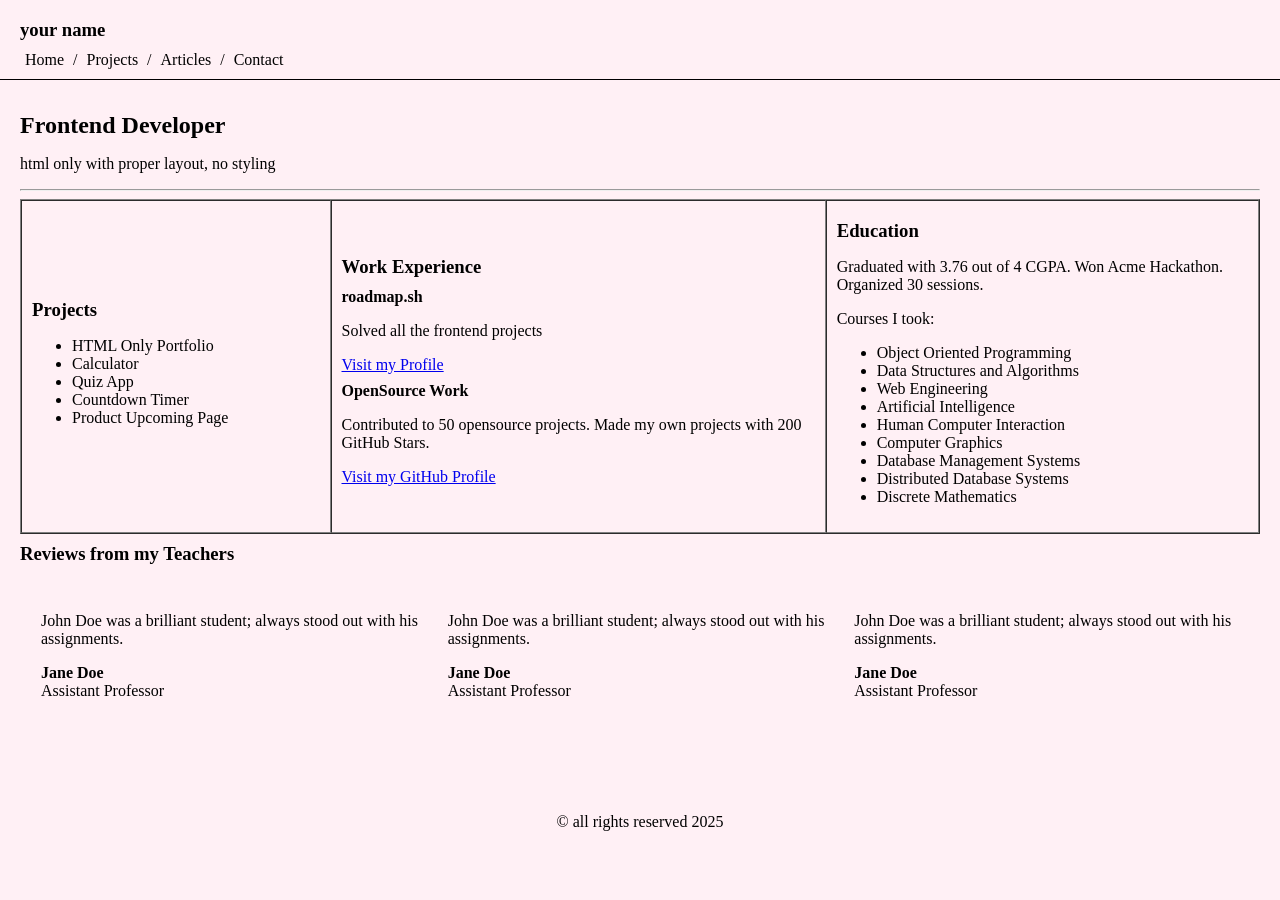
<file: Basic_HTML_Website/index.html>
<!DOCTYPE html>
<html lang="en">
<head>
  <meta charset="UTF-8">
  <meta name="viewport" content="width=device-width, initial-scale=1.0">
  <title>Frontend Developer</title>
  <link rel="stylesheet" href="style.css">
</head>
<body>
  <header>
    <div>
      <h3>your name</h3>
      <nav>
        <a href="#">Home</a> /
        <a href="#">Projects</a> /
        <a href="#">Articles</a> /
        <a href="#">Contact</a>
      </nav>
    </div>
  </header>

  <main>
    <section>
      <h1>Frontend Developer</h1>
      <p>html only with proper layout, no styling</p>
    </section>

    <hr>

    <section>
      <table width="100%" border="1" cellspacing="0" cellpadding="10">
        <tr>
          <td width="25%">
            <h3>Projects</h3>
            <ul>
              <li>HTML Only Portfolio</li>
              <li>Calculator</li>
              <li>Quiz App</li>
              <li>Countdown Timer</li>
              <li>Product Upcoming Page</li>
            </ul>
          </td>
          <td width="40%">
            <h3>Work Experience</h3>
            <h4>roadmap.sh</h4>
            <p>Solved all the frontend projects</p>
            <a href="#">Visit my Profile</a>

            <h4>OpenSource Work</h4>
            <p>Contributed to 50 opensource projects. Made my own projects with 200 GitHub Stars.</p>
            <a href="#">Visit my GitHub Profile</a>
          </td>
          <td width="35%">
            <h3>Education</h3>
            <p>Graduated with 3.76 out of 4 CGPA. Won Acme Hackathon. Organized 30 sessions.</p>
            <p>Courses I took:</p>
            <ul>
              <li>Object Oriented Programming</li>
              <li>Data Structures and Algorithms</li>
              <li>Web Engineering</li>
              <li>Artificial Intelligence</li>
              <li>Human Computer Interaction</li>
              <li>Computer Graphics</li>
              <li>Database Management Systems</li>
              <li>Distributed Database Systems</li>
              <li>Discrete Mathematics</li>
            </ul>
          </td>
        </tr>
      </table>
    </section>

    <section>
      <h3>Reviews from my Teachers</h3>
      <table width="100%" cellspacing="20">
        <tr>
          <td>
            <p>John Doe was a brilliant student; always stood out with his assignments.</p>
            <p><strong>Jane Doe</strong><br>Assistant Professor</p>
          </td>
          <td>
            <p>John Doe was a brilliant student; always stood out with his assignments.</p>
            <p><strong>Jane Doe</strong><br>Assistant Professor</p>
          </td>
          <td>
            <p>John Doe was a brilliant student; always stood out with his assignments.</p>
            <p><strong>Jane Doe</strong><br>Assistant Professor</p>
          </td>
        </tr>
      </table>
    </section>
  </main>

  <footer>
    <p>© all rights reserved 2025</p>
  </footer>
</body>
</html>
</file>
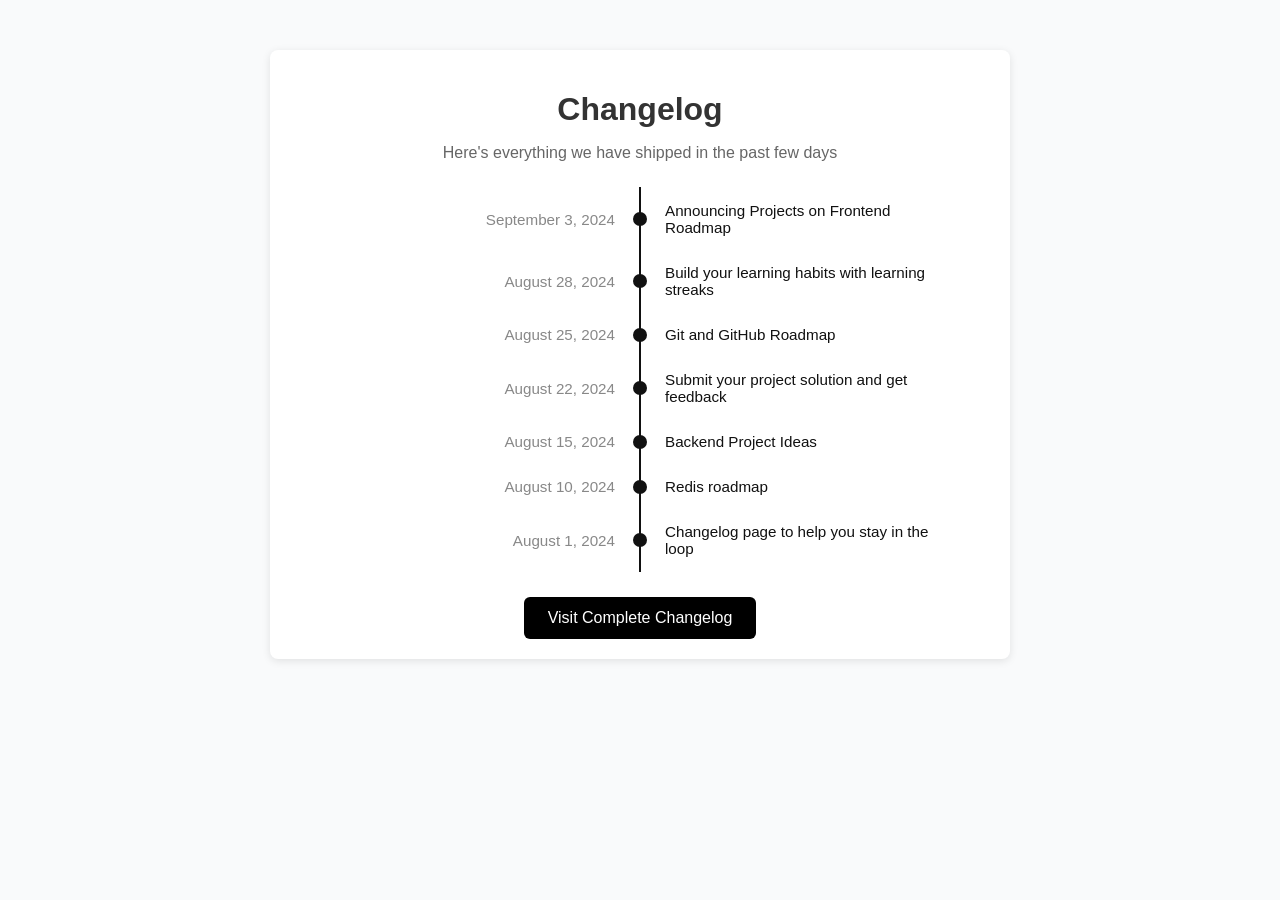
<file: Changelog/index.html>
<!DOCTYPE html>
<html lang="en">
<head>
  <meta charset="UTF-8">
  <meta name="viewport" content="width=device-width, initial-scale=1.0">
  <title>Changelog</title>
  <link rel="stylesheet" href="style.css">
</head>
<body>
  <div class="container">
    <h1>Changelog</h1>
    <p class="subtitle">Here's everything we have shipped in the past few days</p>

    <div class="timeline">
      <div class="timeline-item">
        <div class="date">September 3, 2024</div>
        <div class="dot"></div>
        <div class="content">Announcing Projects on Frontend Roadmap</div>
      </div>

      <div class="timeline-item">
        <div class="date">August 28, 2024</div>
        <div class="dot"></div>
        <div class="content">Build your learning habits with learning streaks</div>
      </div>

      <div class="timeline-item">
        <div class="date">August 25, 2024</div>
        <div class="dot"></div>
        <div class="content">Git and GitHub Roadmap</div>
      </div>

      <div class="timeline-item">
        <div class="date">August 22, 2024</div>
        <div class="dot"></div>
        <div class="content">Submit your project solution and get feedback</div>
      </div>

      <div class="timeline-item">
        <div class="date">August 15, 2024</div>
        <div class="dot"></div>
        <div class="content">Backend Project Ideas</div>
      </div>

      <div class="timeline-item">
        <div class="date">August 10, 2024</div>
        <div class="dot"></div>
        <div class="content">Redis roadmap</div>
      </div>

      <div class="timeline-item">
        <div class="date">August 1, 2024</div>
        <div class="dot"></div>
        <div class="content">Changelog page to help you stay in the loop</div>
      </div>
    </div>

    <button class="cta">Visit Complete Changelog</button>
  </div>
</body>
</html>
</file>
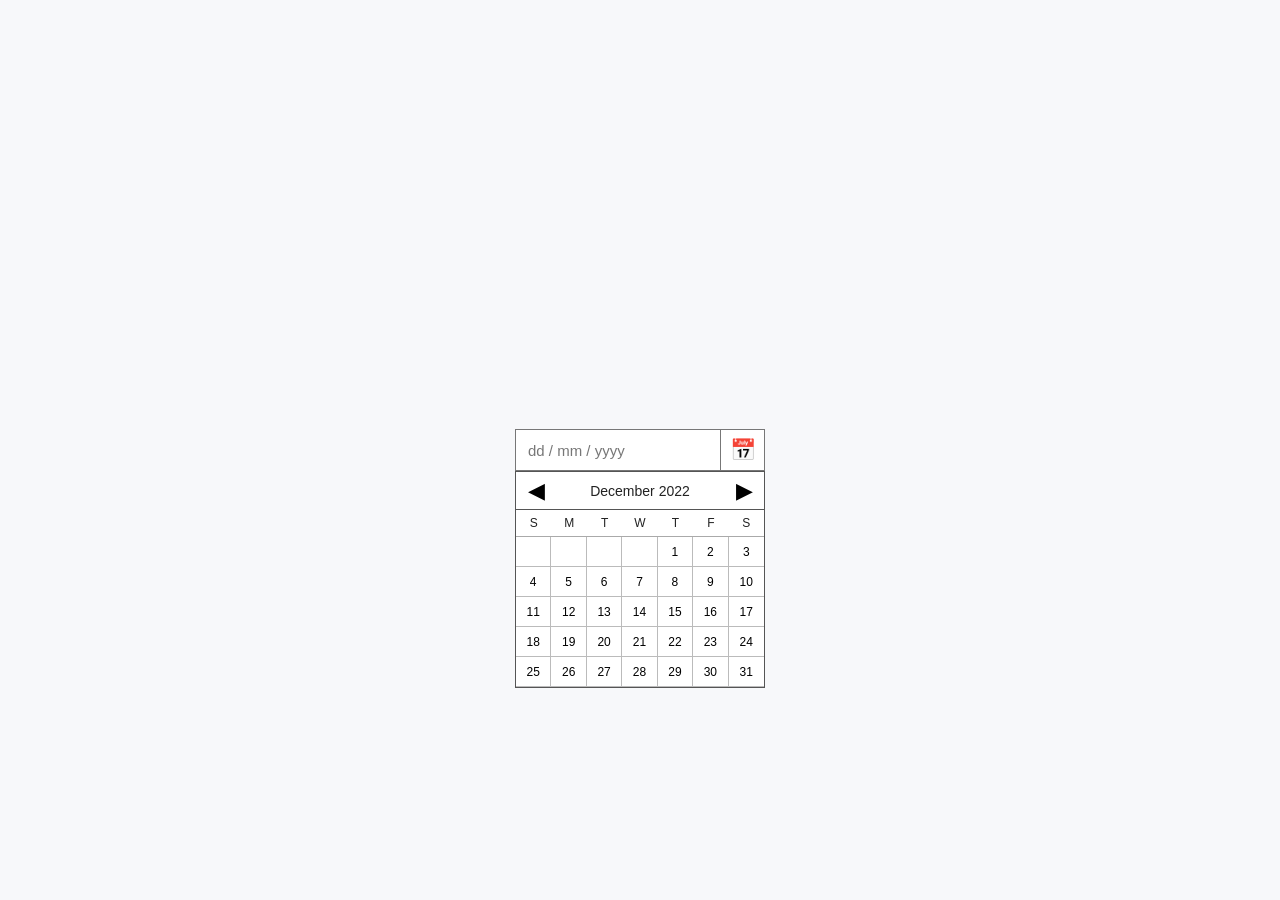
<file: Datepicker_UI/index.html>
<!DOCTYPE html>
<html lang="en">
<head>
    <meta charset="UTF-8">
    <meta name="viewport" content="width=device-width, initial-scale=1.0">
    <title>Datepicker UI</title>
    <link rel="stylesheet" href="style.css">
</head>
<body>
    <div class="date-picker">
    <div class="input-row">
      <input
        id="dateInput"
        class="date-input"
        type="text"
        placeholder="dd / mm / yyyy"
        aria-label="Date"
      />
      <button class="calendar-button" id="calendarButton" aria-label="Open calendar">
        📅
      </button>
    </div>

    <div class="calendar" id="calendar">
      <div class="calendar-header">
        <button class="nav" id="prevMonth" aria-label="Previous month">◀</button>
        <div class="month" id="monthLabel">December 2022</div>
        <button class="nav" id="nextMonth" aria-label="Next month">▶</button>
      </div>

      <div class="weekdays">
        <div>S</div>
        <div>M</div>
        <div>T</div>
        <div>W</div>
        <div>T</div>
        <div>F</div>
        <div>S</div>
      </div>

      <div class="days" id="days"></div>
    </div>
  </div>
  <script src="app.js"></script>
</body>
</html>
</file>
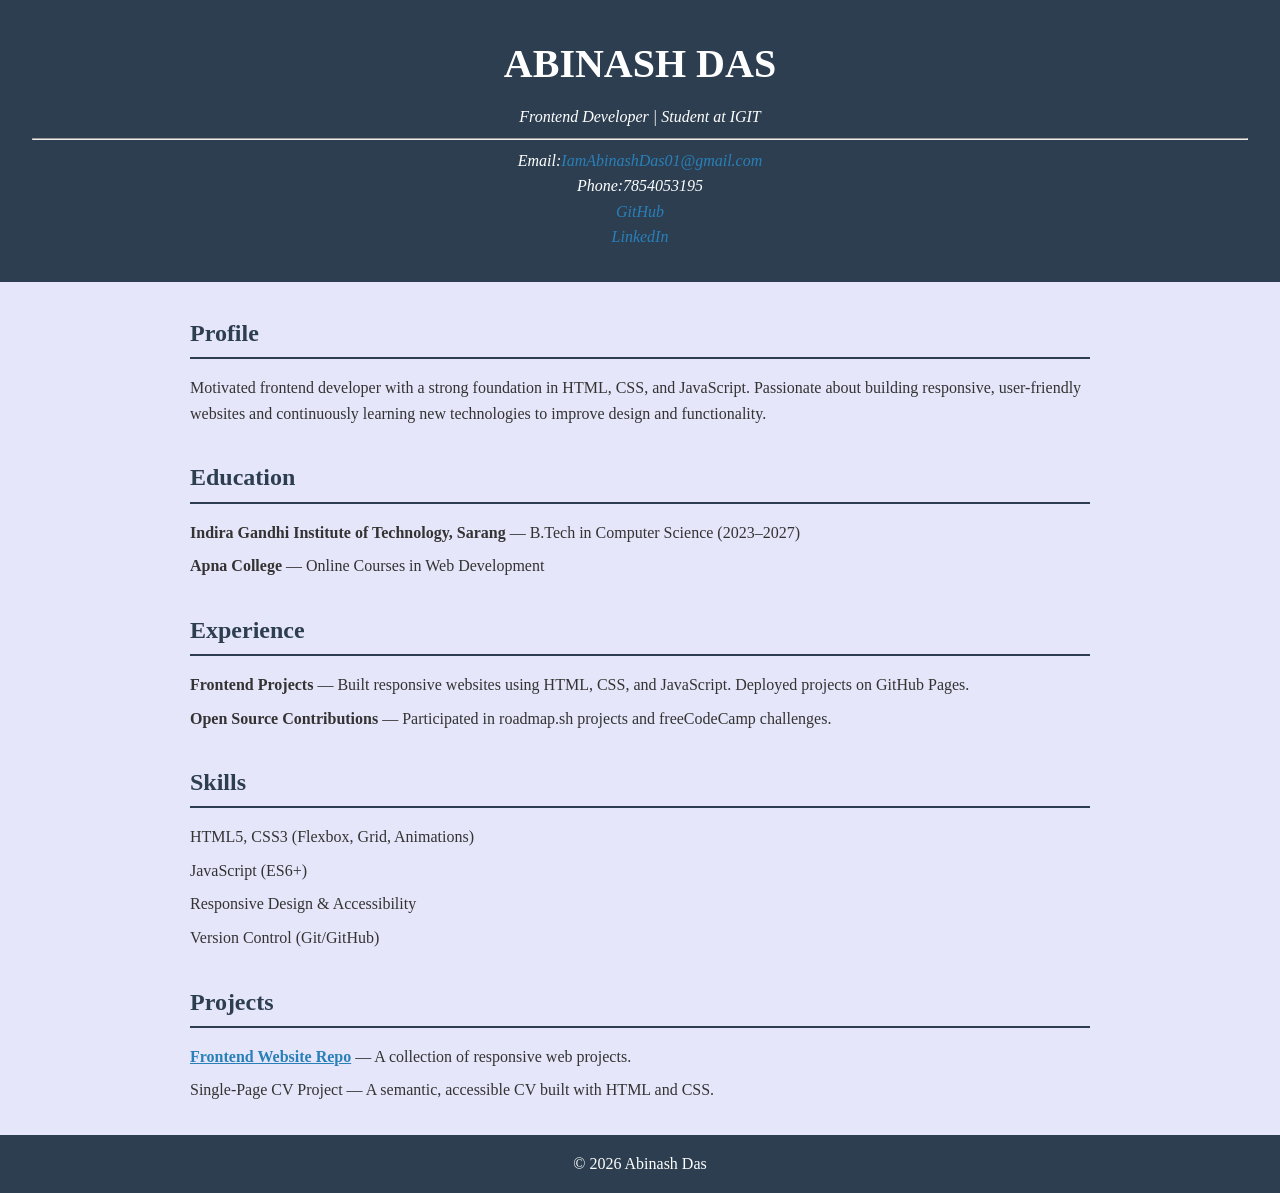
<file: Single_Page-CV/index.html>
<!DOCTYPE html>
<html lang="en">
<head>
    <meta charset="UTF-8">
    <meta name="viewport" content="width=device-width, initial-scale=1.0">
    <title>My CV</title>
    <link rel="stylesheet" href="style.css">
</head>
<body>
    <header>
    <h1>ABINASH DAS</h1>
    <span>
    <p>Frontend Developer | Student at IGIT</p>
    <hr>
    <p>Email:<a href="mailto:IamAbinashDas01@gmail.com">IamAbinashDas01@gmail.com</a>
        <br>
       Phone:7854053195
       <br>
    <a href="https://github.com/IamAbinashDas">GitHub</a>
    <br>
    <a href="https://www.linkedin.com/in/abinash-das-239a17381/?lipi=urn%3Ali%3Apage%3Ad_flagship3_profile_view_base_contact_details%3BcpoZrGXSR36bTtVXbcxT1Q%3D%3D">LinkedIn</a></p>
    </span>
    </header>

    <main>
        <section>
            <h2>Profile</h2>
            <p>Motivated frontend developer with a strong foundation in HTML, CSS, and JavaScript. Passionate about building responsive, user-friendly websites and continuously learning new technologies to improve design and functionality.</p>
        </section>

        <section>
      <h2>Education</h2>
      <ul>
        <li><strong>Indira Gandhi Institute of Technology, Sarang</strong> — B.Tech in Computer Science (2023–2027)</li>
        <li><strong>Apna College</strong> — Online Courses in Web Development</li>
      </ul>
    </section>

    <section>
      <h2>Experience</h2>
      <ul>
        <li><strong>Frontend Projects</strong> — Built responsive websites using HTML, CSS, and JavaScript. Deployed projects on GitHub Pages.</li>
        <li><strong>Open Source Contributions</strong> — Participated in roadmap.sh projects and freeCodeCamp challenges.</li>
      </ul>
    </section>

    <section>
      <h2>Skills</h2>
      <ul>
        <li>HTML5, CSS3 (Flexbox, Grid, Animations)</li>
        <li>JavaScript (ES6+)</li>
        <li>Responsive Design & Accessibility</li>
        <li>Version Control (Git/GitHub)</li>
      </ul>
    </section>

    <section>
      <h2>Projects</h2>
      <ul>
        <li><a href="https://github.com/IamAbinashDas/frontend-website">Frontend Website Repo</a> — A collection of responsive web projects.</li>
        <li>Single‑Page CV Project — A semantic, accessible CV built with HTML and CSS.</li>
      </ul>
    </section>
  </main>

  <footer>
    &copy; 2026 Abinash Das
  </footer>
</body>
</html>
</file>
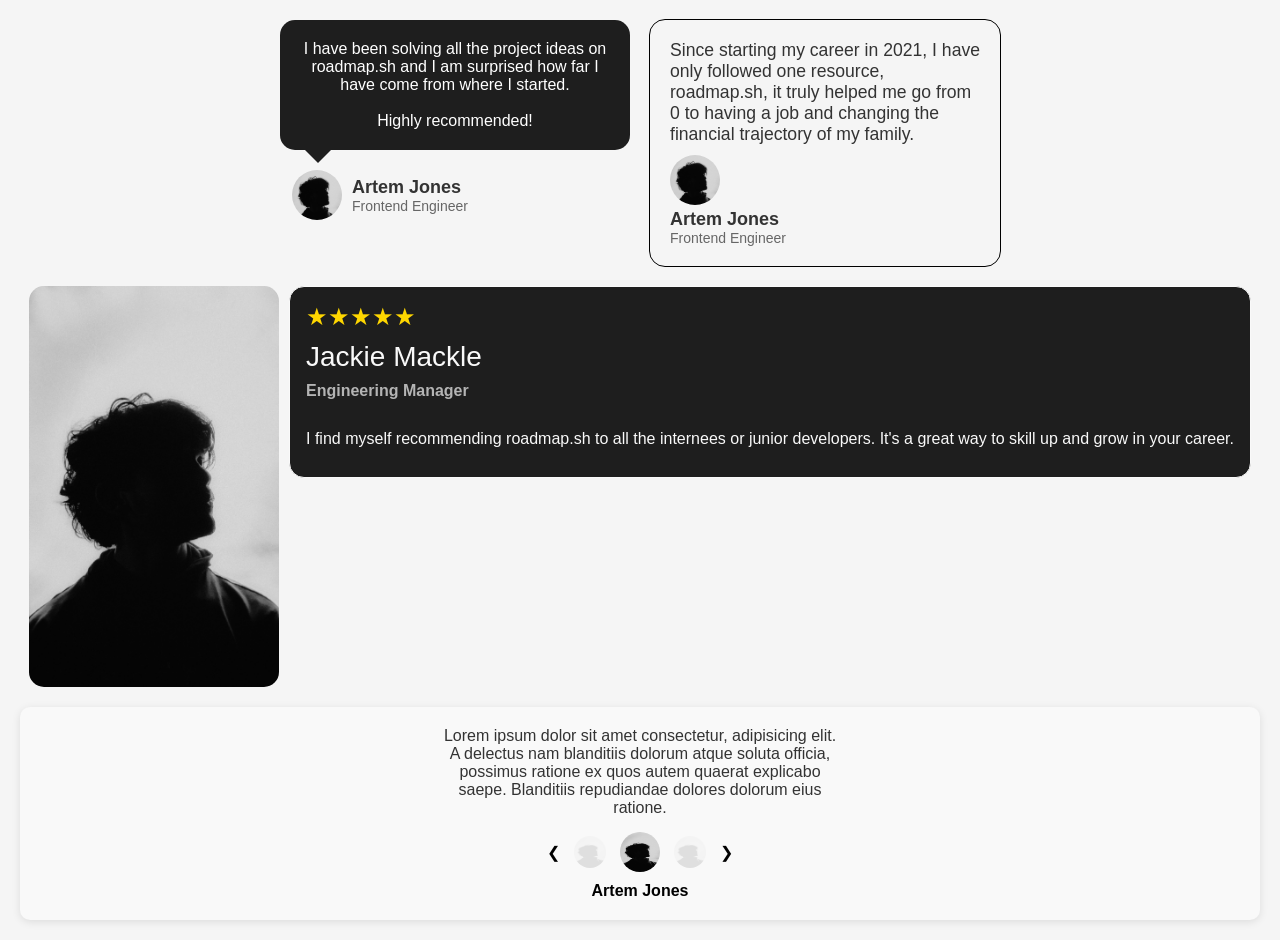
<file: Testimonial_cards/index.html>
<!DOCTYPE html>
<html lang="en">
  <head>
    <meta charset="UTF-8">
    <meta name="viewport" content="width=device-width, initial-scale=1.0">
    <title>Testimonial Cards</title>
    <link rel="stylesheet" href="style.css">
  </head>
  <body>
    <section class="testimonials">
      <!-- Testimonial 1 -->
      <div class="testimonial-card-1">
        <div class="testimonial-content">
          <div class="speech-bubble">
            <p>
              I have been solving all the project ideas on roadmap.sh and I am surprised how far I have
              come from where I started.<br><br>
              Highly recommended!
            </p>
          </div>
          <div class="profile">
            <img src="profile.jpg" alt="Artem Jones">
            <div class="profile-details">
              <h3>Artem Jones</h3>
              <p>Frontend Engineer</p>
            </div>
          </div>
        </div>
      </div>

      <!-- Testimonial 2 -->
      <div class="testimonial-card-2">
        <div class="testimonial-content">
          <p class="quote">Since starting my career in 2021, I have only followed one resource, roadmap.sh, it truly helped me go from 0 to
            having a job and changing the financial trajectory of my family.</p>
        </div>
        <div class="profile-info">
          <img src="profile.jpg" alt="Profile Pic" class="profile-pic">
          <div class="profile-details">
            <h4>Artem Jones</h4>
            <p>Frontend Engineer</p>
          </div>
        </div>
      </div>

      <!-- Testimonial 3 -->
      <div class="testimonial-card-3">
        <img src="profile.jpg" alt="Profile Pic">
        <div class="testimonial-content">
          <div class="rating">★★★★★</div>
          <h4>Jackie Mackle</h4>
          <p class="position">Engineering Manager</p>
          <p class="quote">I find myself recommending roadmap.sh to all the internees or junior developers. It's a great way to skill up and
            grow in your career.</p>
        </div>
      </div>

      <!-- Testimonial Slider -->
      <div class="testimonial-slider">
        <p class="slider-quote">Lorem ipsum dolor sit amet consectetur, adipisicing elit. A delectus nam blanditiis dolorum atque soluta
          officia, possimus ratione ex quos autem quaerat explicabo saepe. Blanditiis repudiandae dolores dolorum eius ratione.
        </p>
        <div class="slider-profiles">
          <span class="prev"></span>
          <img src="profile.jpg" alt="Profile Pic" class="profile-pic-small unfocused">
          <img src="profile.jpg" alt="Profile Pic" class="profile-pic-small focused">
          <img src="profile.jpg" alt="Profile Pic" class="profile-pic-small unfocused">
          <span class="next"></span>
        </div>
        <div class="slider-controls">
          <span class="profile-name">Artem Jones</span>
        </div>
      </div>
    </section>
    </div>
  </body>
</html>
</file>
<file: Basic_HTML_Website/style.css>
body {
      font-family: papyrus;
      margin: 0;
      padding: 0;
      background-color: lavenderblush;
    }
    header {
      display: flex;
      justify-content: space-between;
      align-items: center;
      padding: 10px 20px;
      border-bottom: 1px solid #000;
    }
    nav a {
      margin: 0 5px;
      text-decoration: none;
      color: black;
    }
    h1, h2, h3, h4 {
      margin: 0.5em 0;
    }
    main {
      padding: 20px;
    }
    .intro {
      text-align: center;
      margin-bottom: 20px;
    }
    .grid {
      display: grid;
      grid-template-columns: 1fr 1fr 1fr;
      border: 1px solid #000;
    }
    .grid > div {
      border: 1px solid #000;
      padding: 15px;
    }
    .reviews {
      text-align: center;
      margin-top: 30px;
    }
    .review-container {
      display: flex;
      justify-content: center;
      gap: 20px;
      margin-top: 20px;
    }
    .review {
      border: 1px solid #000;
      padding: 15px;
      width: 250px;
      border-radius: 10px;
    }
    footer {
      text-align: center;
      margin-top: 30px;
      padding: 10px;
    }
</file>
<file: Changelog/style.css>
body {
  font-family: Arial, sans-serif;
  background-color: #f9fafb;
  margin: 0;
  padding: 0;
  color: #333;
}

.container {
  max-width: 700px;
  margin: 50px auto;
  padding: 20px;
  background: #fff;
  border-radius: 8px;
  box-shadow: 0 2px 8px rgba(0,0,0,0.1);
}

h1 {
  text-align: center;
  margin-bottom: 5px;
}

.subtitle {
  text-align: center;
  color: #666;
  margin-bottom: 30px;
}

.timeline {
  position: relative;
  margin: 40px auto;
  max-width: 600px;
}

/* Vertical central line */
.timeline::before {
  content: "";
  position: absolute;
  left: 50%;
  top: -15px;
  bottom: -15px;
  width: 2px;
  background: #111;
  transform: translateX(-50%);
}

/* Timeline row layout */
.timeline-item {
  display: flex;
  align-items: center;
  position: relative;
  margin-bottom: 28px;
}

/* Left-aligned Date */
.timeline-item .date {
  flex: 1;
  text-align: right;
  padding-right: 25px;
  font-size: 0.95em;
  color: #888;
}

/* Center Dot */
.timeline-item .dot {
  position: absolute;
  left: 50%;
  transform: translateX(-50%);
  width: 14px;
  height: 14px;
  background: #111;
  border-radius: 50%;
  z-index: 1;
}

/* Right-aligned Content */
.timeline-item .content {
  flex: 1;
  text-align: left;
  padding-left: 25px;
  font-size: 0.95em;
  font-weight: 500;
  color: #111;
  background: transparent; /* removes gray box */
}

.cta {
  display: block;
  margin: 40px auto 0;
  padding: 12px 24px;
  background: black;
  color: #fff;
  border: none;
  border-radius: 6px;
  font-size: 1em;
  cursor: pointer;
  transition: background 0.3s;
}
</file>
<file: Datepicker_UI/style.css>
* { box-sizing: border-box; }

    body {
      margin: 0;
      min-height: 100vh;
      display: grid;
      place-items: center;
      background: #f7f8fa;
      font-family: Arial, Helvetica, sans-serif;
      color: #222;
    }

    .date-picker {
      position: relative;
      width: 250px;
    }

    .input-row {
      display: flex;
      width: 100%;
      height: 42px;
      background: #fff;
      border: 1px solid #777;
    }

    .date-input {
      flex: 1;
      min-width: 0;
      border: 0;
      outline: 0;
      padding: 0 12px;
      font-size: 15px;
      color: #444;
    }

    .date-input::placeholder {
      color: #777;
    }

    .calendar-button {
      width: 44px;
      border: 0;
      border-left: 1px solid #777;
      background: #fff;
      cursor: pointer;
      font-size: 21px;
      display: grid;
      place-items: center;
    }

    .calendar-button:hover {
      background: #f0f0f0;
    }

    .calendar {
      position: absolute;
      top: 42px;
      left: 0;
      width: 250px;
      background: #fff;
      border: 1px solid #555;
      z-index: 10;
    }

    .calendar-header {
      height: 38px;
      display: grid;
      grid-template-columns: 40px 1fr 40px;
      align-items: center;
      border-bottom: 1px solid #555;
      text-align: center;
    }

    .month {
      font-size: 14px;
      font-weight: 500;
    }

    .nav {
      border: 0;
      background: transparent;
      cursor: pointer;
      font-size: 22px;
      line-height: 1;
    }

    .weekdays,
    .days {
      display: grid;
      grid-template-columns: repeat(7, 1fr);
    }

    .weekdays div {
      height: 27px;
      display: grid;
      place-items: center;
      font-size: 12px;
      border-bottom: 1px solid #aaa;
    }

    .days button {
      height: 30px;
      border: 0;
      border-right: 1px solid #bbb;
      border-bottom: 1px solid #bbb;
      background: #fff;
      cursor: pointer;
      font-size: 12px;
    }

    .days button:nth-child(7n) {
      border-right: 0;
    }

    .days button:hover {
      background: #e9eef5;
    }

    .days button.selected {
      background: #222;
      color: #fff;
    }

    .empty {
      height: 30px;
      border-right: 1px solid #bbb;
      border-bottom: 1px solid #bbb;
    }

    @media (max-width: 320px) {
      .date-picker,
      .calendar {
        width: 92vw;
      }
    }
</file>
<file: Single_Page-CV/style.css>
body{
    font-family: papyrus;
    margin: 0;
    padding: 0;
    line-height: 1.6;
    background: #f9f9f9;
    color: #333;
    background-color: lavender;
}
header {
      background: #2c3e50;
      color: #fff;
      padding: 2rem;
      text-align: center;
    }
    header h1 {
      margin: 0;
      font-size: 2.5rem;
    }
    header p {
      margin: 0.5rem 0 0;
      font-style: italic;
    }
    main {
      max-width: 900px;
      margin: 2rem auto;
      padding: 0 1rem;
    }
    section {
      margin-bottom: 2rem;
    }
    h2 {
      border-bottom: 2px solid #2c3e50;
      padding-bottom: 0.3rem;
      margin-bottom: 1rem;
      color: #2c3e50;
    }
    ul {
      list-style: none;
      padding: 0;
    }
    ul li {
      margin-bottom: 0.5rem;
    }
    li a{
        font-weight: bold;
        text-decoration: underline;
    }
    footer {
      text-align: center;
      padding: 1rem;
      background: #2c3e50;
      color: #fff;
    }
    a {
      color: #2980b9;
      text-decoration: none;
    }
    a:hover {
      text-decoration: underline;
    }
</file>
<file: Testimonial_cards/style.css>
body {
  font-family: Arial, sans-serif;
  background-color: #f5f5f5;
  margin: 0;
  padding: 20px;
  justify-content: center;
}

* {
  margin: 0;
  padding: 0;
  box-sizing: border-box;
}

.testimonial-content {
  flex: 1;
  display: flex;
  flex-direction: column;
  align-items: center;
}

.quote {
  font-size: 1.1rem;
  color: #333;
  margin-bottom: 10px;
}

.profile {
  display: flex;
  align-items: center;
  gap: 10px;
  width: 100%;
  padding: 0 0.75rem;
}

.profile img,
.profile-pic {
  width: 50px;
  height: 50px;
  border-radius: 50%;
  object-fit: cover;
}

.profile-details h3,
.profile-details h4 {
  margin: 0;
  font-size: 18px;
  color: #333;
}

.profile-details p {
  margin: 0;
  font-size: 14px;
  color: #666;
}

.rating {
  color: #ffd700;
  font-size: 1.5rem;
  margin-bottom: 10px;
}

.position {
  font-weight: bold;
  color: #444;
  margin-bottom: 5px;
}

/* Testimonial Styles for Specific Cards */
.testimonial-card-1,
.testimonial-card-2 {
  max-width: 350px;
}

.testimonial-card-2 {
  outline: 1px solid #000;
  border-radius: 15px;
  padding: 20px;
}

.testimonial-card-3 {
  display: flex;
  align-items: flex-start;
  gap: 10px;
  flex-wrap: wrap;
}

.testimonial-card-3 img {
  width: 33%;
  max-width: 250px;
  border-radius: 15px;
}

.testimonial-card-3 .testimonial-content {
  background-color: #1e1e1e;
  color: #f9f9f9;
  padding: 1rem;
  border-radius: 15px;
  border: 1px solid;
  align-items: flex-start;
}

.testimonial-card-3 .testimonial-content h4 {
  font-size: 1.75rem;
  font-weight: 400;
  margin-bottom: 0.4rem;
}

.testimonial-card-3 .testimonial-content .position {
  color: #b4b4b4;
  margin-bottom: 1.5rem;
}

.testimonial-card-3 .testimonial-content p {
  color: #f9f9f9;
  font-size: 1rem;
  line-height: 1.5;
}

/* Speech Bubble Style */
.speech-bubble {
  background-color: #1e1e1e;
  color: white;
  padding: 20px;
  border-radius: 15px;
  position: relative;
  margin-bottom: 20px;
  text-align: center;
}

.speech-bubble::after {
  content: '';
  position: absolute;
  bottom: -13px;
  left: 2.4rem;
  transform: translateX(-50%);
  border-left: 20px solid transparent;
  border-right: 20px solid transparent;
  border-top: 20px solid #1e1e1e;
}

.speech-bubble a {
  color: #00bfff;
  text-decoration: none;
}

.speech-bubble a:hover {
  text-decoration: underline;
}

/* Slider section */
.testimonial-slider {
  width: 100%;
  background-color: #f9f9f9;
  border-radius: 10px;
  padding: 20px;
  display: flex;
  flex-direction: column;
  align-items: center;
  box-shadow: 0 2px 8px rgba(0, 0, 0, 0.1);
}

.slider-quote {
  font-size: 1rem;
  color: #333;
  text-align: center;
  margin-bottom: 15px;
  max-width: 400px;
}

.slider-profiles {
  display: flex;
  align-items: center;
  gap: 10px;
}

.profile-pic-small {
  width: 40px;
  height: 40px;
  border-radius: 50%;
}

.slider-profiles img:first-of-type,
.slider-profiles img:last-of-type {
  scale: 0.8;
  opacity: 0.1;
}

.slider-controls {
  display: flex;
  align-items: center;
  gap: 10px;
  margin-top: 10px;
}

.slider-controls .prev,
.slider-controls .next {
  cursor: pointer;
  font-size: 1.2rem;
  color: #333;
}

.prev::before {
  content: '❮';
}

.next::before {
  content: '❯';
}

.profile-name {
  font-weight: bold;
}

.testimonials {
  display: flex;
  justify-content: center;
  gap: 20px;
  flex-wrap: wrap;
}
</file>
